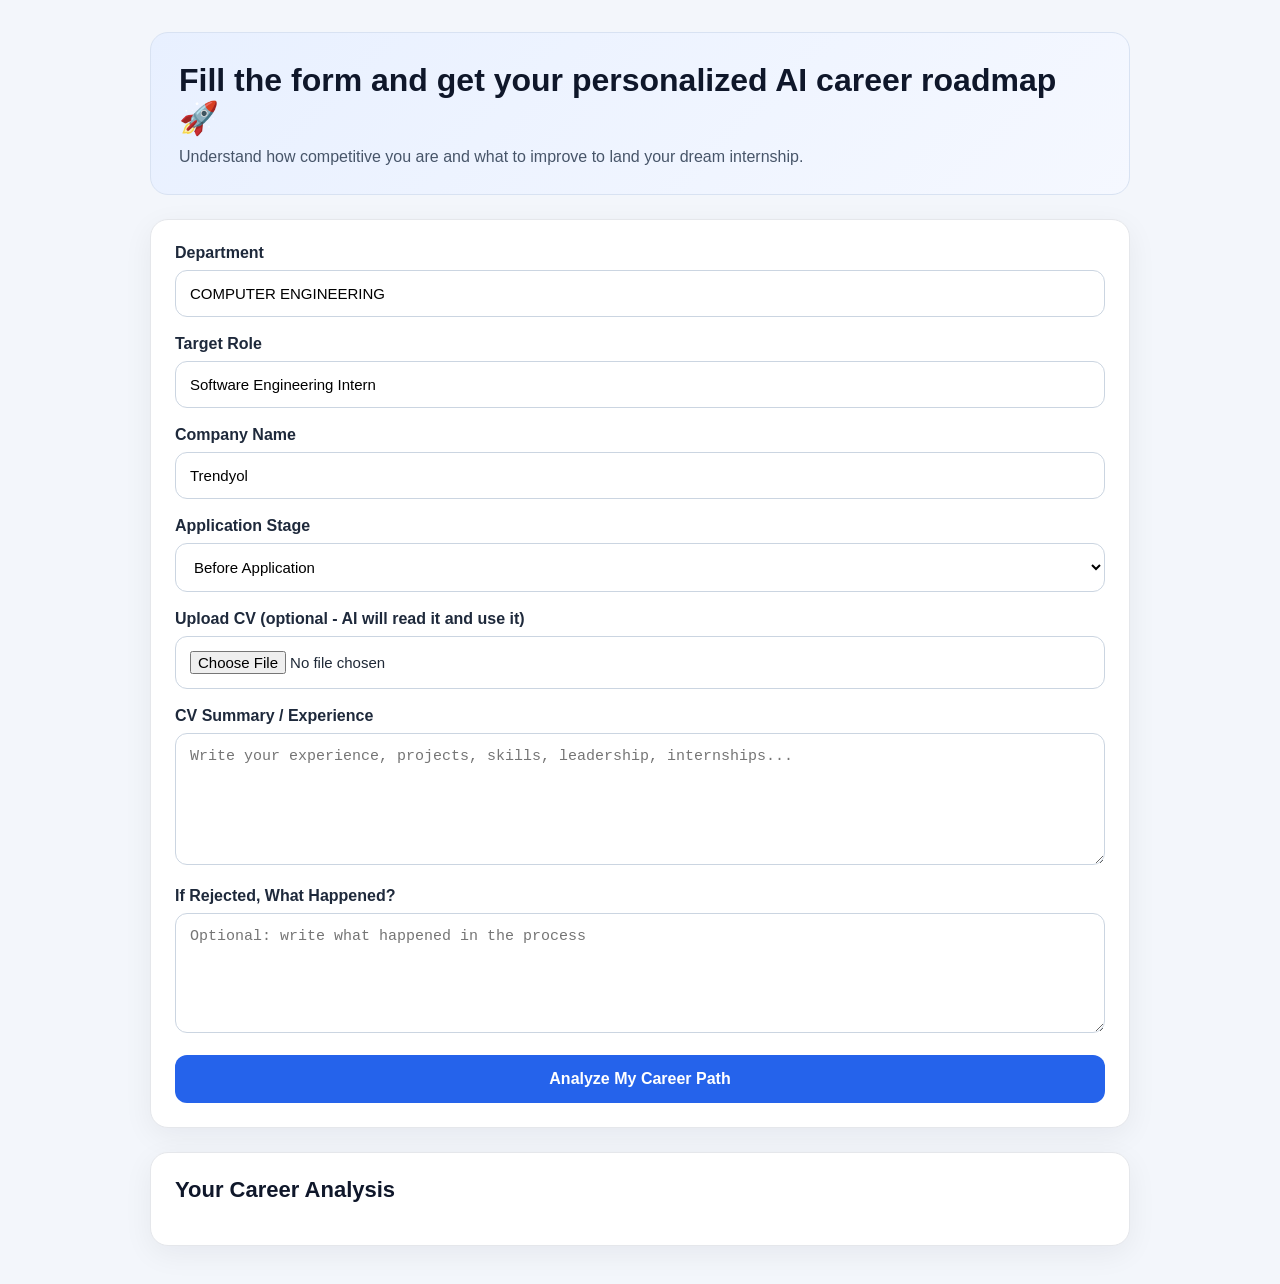
<file: features/index.html>
<!DOCTYPE html>
<html lang="en">
<head>
  <meta charset="UTF-8" />
  <meta name="viewport" content="width=device-width, initial-scale=1.0" />
  <title>AI Career Navigator</title>
  <link rel="stylesheet" href="style.css" />
</head>
<body>
  <div class="page">
    <div class="container">
      <div class="hero">
        <h1>Fill the form and get your personalized AI career roadmap 🚀</h1>
        <p>
          Understand how competitive you are and what to improve to land your dream internship.
        </p>
      </div>

      <form id="careerForm" class="career-form" enctype="multipart/form-data">
        <div class="form-group">
          <label for="department">Department</label>
          <input id="department" type="text" name="department" value="COMPUTER ENGINEERING" required />
        </div>

        <div class="form-group">
          <label for="target_role">Target Role</label>
          <input id="target_role" type="text" name="target_role" value="Software Engineering Intern" required />
        </div>

        <div class="form-group">
          <label for="company_name">Company Name</label>
          <input id="company_name" type="text" name="company_name" value="Trendyol" required />
        </div>

        <div class="form-group">
          <label for="application_stage">Application Stage</label>
          <select id="application_stage" name="application_stage" required>
            <option value="Before Application">Before Application</option>
            <option value="Before Interview">Before Interview</option>
            <option value="After Rejection">After Rejection</option>
          </select>
        </div>

        <div class="form-group">
          <label for="cv_file">Upload CV (optional - AI will read it and use it)</label>
          <input id="cv_file" type="file" name="cv_file" accept=".pdf" />
        </div>

        <div class="form-group">
          <label for="cv_summary">CV Summary / Experience</label>
          <textarea
            id="cv_summary"
            name="cv_summary"
            rows="6"
            placeholder="Write your experience, projects, skills, leadership, internships..."
          ></textarea>
        </div>

        <div class="form-group">
          <label for="rejection_reason">If Rejected, What Happened?</label>
          <textarea
            id="rejection_reason"
            name="rejection_reason"
            rows="4"
            placeholder="Optional: write what happened in the process"
          ></textarea>
        </div>

        <button type="submit" class="submit-btn">Analyze My Career Path</button>
      </form>

      <section class="result-section">
        <h2>Your Career Analysis</h2>
        <div id="loadingBox" class="loading hidden">Analyzing your profile...</div>
        <div id="errorBox" class="error hidden"></div>
        <div id="resultBox"></div>
      </section>
    </div>
  </div>

  <script src="script.js"></script>
</body>
</html>
</file>
<file: features/style.css>
* {
  box-sizing: border-box;
}

body {
  margin: 0;
  font-family: Arial, Helvetica, sans-serif;
  background: #f3f6fb;
  color: #1f2937;
}

.page {
  min-height: 100vh;
  padding: 32px 16px;
}

.container {
  max-width: 980px;
  margin: 0 auto;
}

.hero {
  background: linear-gradient(135deg, #e8f0ff, #f5f8ff);
  border: 1px solid #d8e2f2;
  border-radius: 18px;
  padding: 28px;
  margin-bottom: 24px;
}

.hero h1 {
  margin: 0 0 10px 0;
  font-size: 32px;
  line-height: 1.2;
  color: #0f172a;
}

.hero p {
  margin: 0;
  font-size: 16px;
  color: #475569;
}

.career-form,
.result-section {
  background: #ffffff;
  border: 1px solid #e5e7eb;
  border-radius: 18px;
  padding: 24px;
  box-shadow: 0 8px 30px rgba(15, 23, 42, 0.06);
}

.career-form {
  margin-bottom: 24px;
}

.form-group {
  margin-bottom: 18px;
}

label {
  display: block;
  margin-bottom: 8px;
  font-weight: 700;
  color: #1e293b;
}

input[type="text"],
select,
textarea,
input[type="file"] {
  width: 100%;
  padding: 14px;
  border: 1px solid #cbd5e1;
  border-radius: 12px;
  font-size: 15px;
  background: #fff;
}

textarea {
  resize: vertical;
  min-height: 120px;
}

input[type="text"]:focus,
select:focus,
textarea:focus,
input[type="file"]:focus {
  outline: none;
  border-color: #4f46e5;
  box-shadow: 0 0 0 3px rgba(79, 70, 229, 0.12);
}

.submit-btn {
  width: 100%;
  border: none;
  border-radius: 12px;
  padding: 15px 18px;
  font-size: 16px;
  font-weight: 700;
  background: #2563eb;
  color: #fff;
  cursor: pointer;
  transition: 0.2s ease;
}

.submit-btn:hover {
  background: #1d4ed8;
}

.submit-btn:disabled {
  opacity: 0.7;
  cursor: wait;
}

.result-section h2 {
  margin-top: 0;
  margin-bottom: 18px;
  font-size: 22px;
  color: #0f172a;
}

.loading,
.error {
  padding: 14px 16px;
  border-radius: 12px;
  margin-bottom: 16px;
  font-weight: 600;
}

.loading {
  background: #eff6ff;
  color: #1d4ed8;
  border: 1px solid #bfdbfe;
}

.error {
  background: #fef2f2;
  color: #b91c1c;
  border: 1px solid #fecaca;
}

.hidden {
  display: none;
}

.score-card {
  background: #475569;
  color: white;
  border-radius: 18px;
  padding: 24px;
  margin-bottom: 20px;
}

.score-label {
  font-size: 18px;
  opacity: 0.95;
  margin-bottom: 8px;
}

.score-value {
  font-size: 56px;
  font-weight: 800;
  line-height: 1;
  margin-bottom: 16px;
}

.headline-box {
  background: #e8eefc;
  color: #1e3a8a;
  border-radius: 14px;
  padding: 14px 16px;
  font-weight: 700;
}

.info-card {
  background: #f8fafc;
  border-left: 5px solid #2563eb;
  border-radius: 14px;
  padding: 20px;
  margin-bottom: 18px;
}

.info-card h3 {
  margin-top: 0;
  margin-bottom: 14px;
  font-size: 20px;
}

.info-card p {
  margin: 0;
  line-height: 1.7;
}

.info-card ul {
  margin: 0;
  padding-left: 22px;
}

.info-card li {
  margin-bottom: 10px;
  line-height: 1.6;
}

.week-card {
  background: #ffffff;
  border: 1px solid #e5e7eb;
  border-radius: 14px;
  padding: 16px;
  margin-bottom: 14px;
}

.week-card h4 {
  margin: 0 0 8px 0;
  font-size: 18px;
  color: #0f172a;
}

.week-focus {
  font-weight: 700;
  color: #334155;
  margin-bottom: 10px;
}

@media (max-width: 640px) {
  .hero h1 {
    font-size: 26px;
  }

  .score-value {
    font-size: 42px;
  }

  .career-form,
  .result-section,
  .hero {
    padding: 18px;
  }
}
</file>
